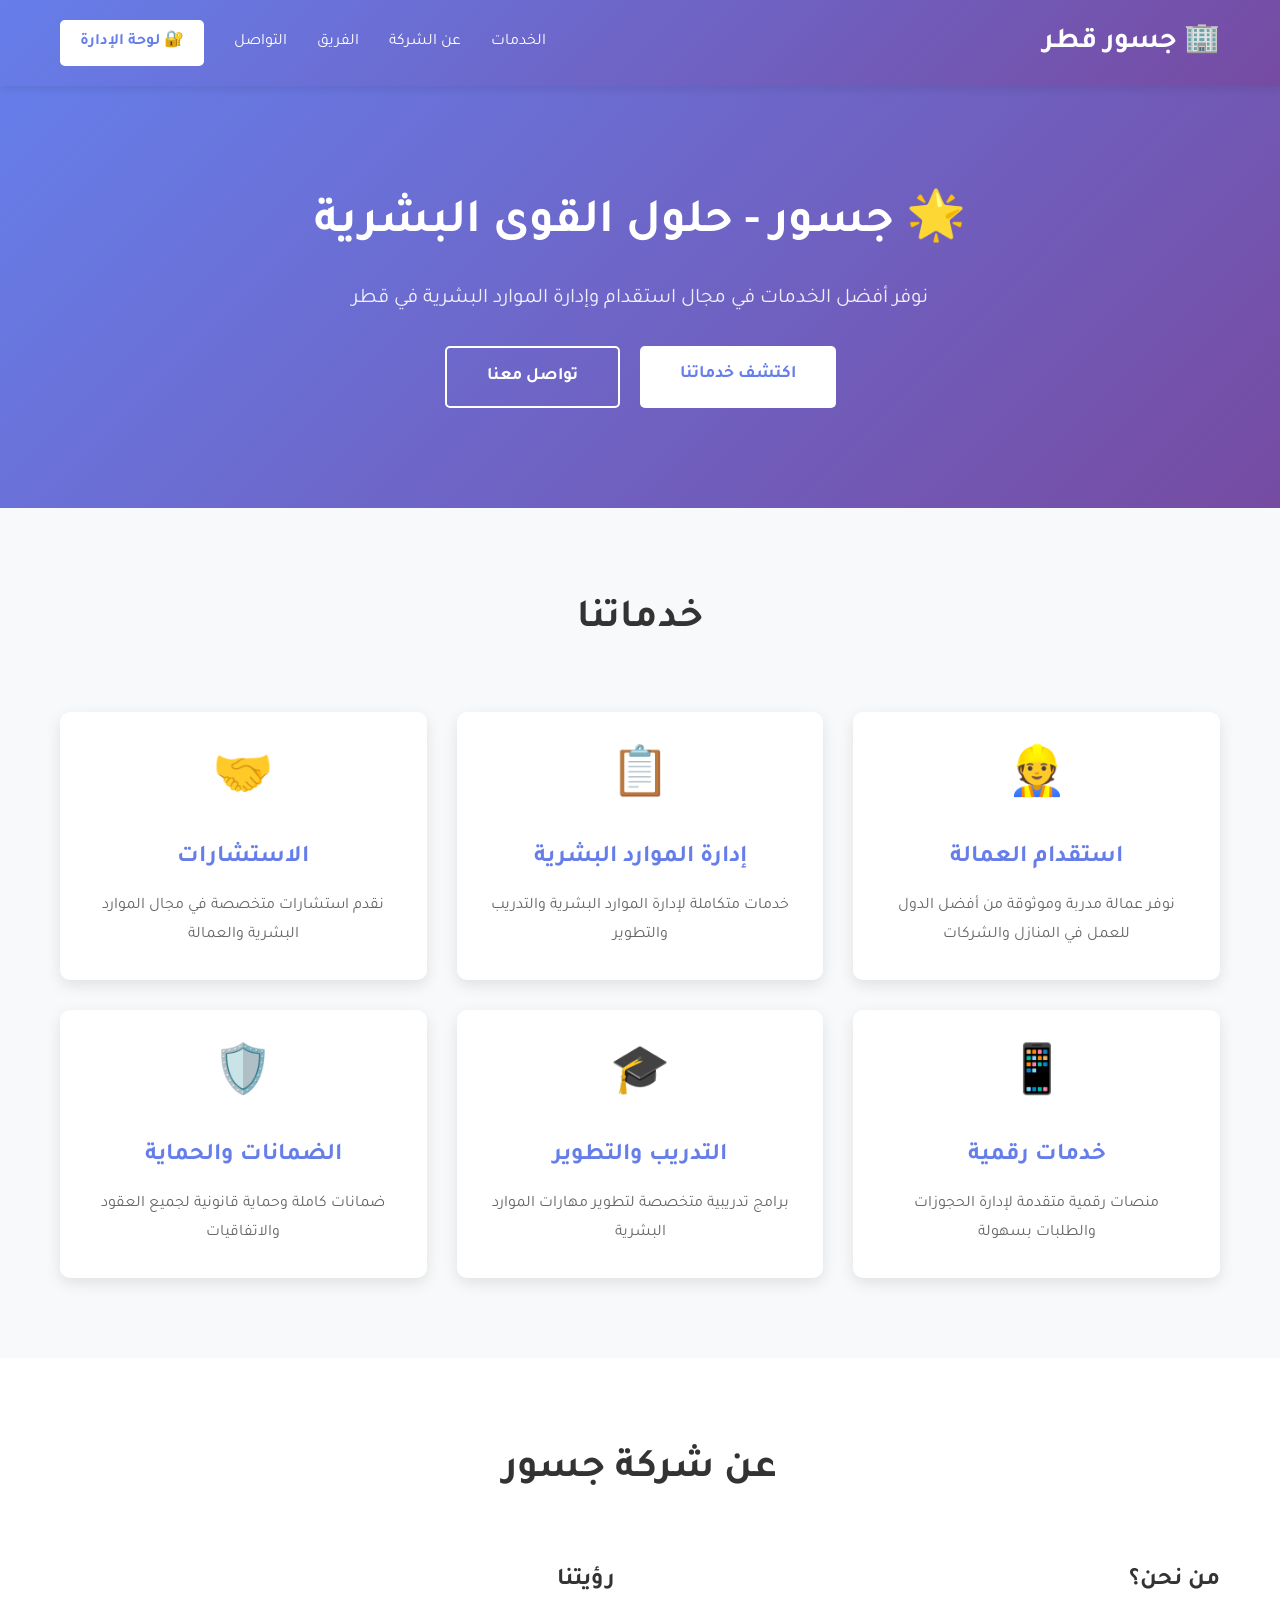
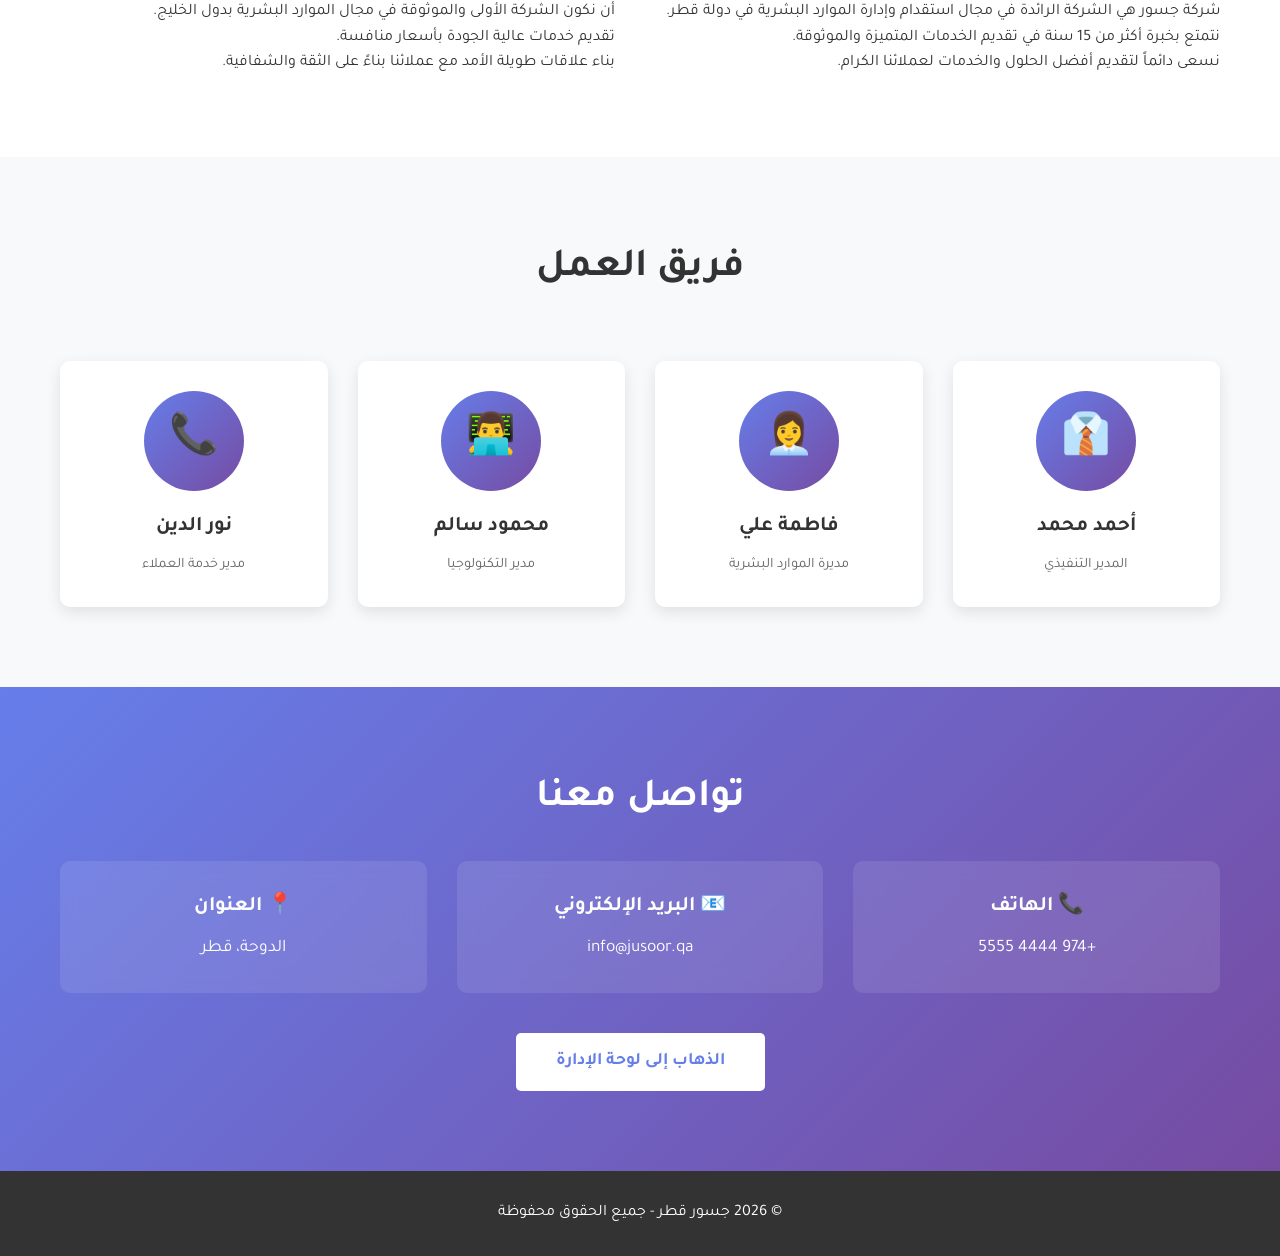
<file: home.html>
<!DOCTYPE html>
<html lang="ar" dir="rtl">
<head>
    <meta charset="UTF-8">
    <meta name="viewport" content="width=device-width, initial-scale=1.0">
    <title>جسور - الشركة القطرية لحلول القوى البشرية</title>
    <link href="https://fonts.googleapis.com/css2?family=Tajawal:wght@400;500;700&display=swap" rel="stylesheet">
    <style>
        * {
            margin: 0;
            padding: 0;
            box-sizing: border-box;
        }

        body {
            font-family: 'Tajawal', sans-serif;
            line-height: 1.6;
            color: #333;
        }

        header {
            background: linear-gradient(135deg, #667eea 0%, #764ba2 100%);
            color: white;
            padding: 20px 0;
            position: sticky;
            top: 0;
            z-index: 100;
            box-shadow: 0 2px 10px rgba(0,0,0,0.1);
        }

        .container {
            max-width: 1200px;
            margin: 0 auto;
            padding: 0 20px;
        }

        .header-content {
            display: flex;
            justify-content: space-between;
            align-items: center;
        }

        .logo {
            font-size: 1.8em;
            font-weight: 700;
            display: flex;
            align-items: center;
            gap: 10px;
        }

        nav {
            display: flex;
            gap: 30px;
            align-items: center;
        }

        nav a {
            color: white;
            text-decoration: none;
            transition: opacity 0.3s;
        }

        nav a:hover {
            opacity: 0.8;
        }

        .admin-btn {
            background: white;
            color: #667eea;
            padding: 10px 20px;
            border-radius: 5px;
            text-decoration: none;
            font-weight: 600;
            transition: all 0.3s;
        }

        .admin-btn:hover {
            transform: translateY(-2px);
            box-shadow: 0 5px 15px rgba(0,0,0,0.2);
        }

        .hero {
            background: linear-gradient(135deg, #667eea 0%, #764ba2 100%);
            color: white;
            padding: 100px 0;
            text-align: center;
        }

        .hero h1 {
            font-size: 3em;
            margin-bottom: 20px;
            animation: slideDown 0.8s ease;
        }

        .hero p {
            font-size: 1.3em;
            margin-bottom: 30px;
            opacity: 0.9;
            animation: slideUp 0.8s ease;
        }

        .cta-buttons {
            display: flex;
            gap: 20px;
            justify-content: center;
            flex-wrap: wrap;
        }

        .btn {
            padding: 15px 40px;
            border: none;
            border-radius: 5px;
            font-size: 1.1em;
            cursor: pointer;
            transition: all 0.3s;
            font-family: 'Tajawal', sans-serif;
            font-weight: 600;
            text-decoration: none;
            display: inline-block;
        }

        .btn-primary {
            background: white;
            color: #667eea;
        }

        .btn-primary:hover {
            transform: translateY(-3px);
            box-shadow: 0 10px 25px rgba(0,0,0,0.2);
        }

        .btn-secondary {
            background: transparent;
            color: white;
            border: 2px solid white;
        }

        .btn-secondary:hover {
            background: white;
            color: #667eea;
        }

        .services {
            padding: 80px 0;
            background: #f8f9fa;
        }

        .section-title {
            text-align: center;
            font-size: 2.5em;
            margin-bottom: 60px;
            color: #333;
        }

        .services-grid {
            display: grid;
            grid-template-columns: repeat(auto-fit, minmax(300px, 1fr));
            gap: 30px;
        }

        .service-card {
            background: white;
            padding: 30px;
            border-radius: 10px;
            box-shadow: 0 5px 15px rgba(0,0,0,0.1);
            transition: all 0.3s;
            text-align: center;
        }

        .service-card:hover {
            transform: translateY(-10px);
            box-shadow: 0 15px 30px rgba(0,0,0,0.2);
        }

        .service-icon {
            font-size: 3em;
            margin-bottom: 20px;
        }

        .service-card h3 {
            font-size: 1.5em;
            margin-bottom: 15px;
            color: #667eea;
        }

        .service-card p {
            color: #666;
            line-height: 1.8;
        }

        .about {
            padding: 80px 0;
            background: white;
        }

        .about-content {
            display: grid;
            grid-template-columns: 1fr 1fr;
            gap: 50px;
            align-items: center;
        }

        .about-text h2 {
            font-size: 2em;
            margin-bottom: 20px;
            color: #333;
        }

        .about-text p {
            margin-bottom: 15px;
            color: #666;
            line-height: 1.8;
        }

        .team {
            padding: 80px 0;
            background: #f8f9fa;
        }

        .team-grid {
            display: grid;
            grid-template-columns: repeat(auto-fit, minmax(250px, 1fr));
            gap: 30px;
        }

        .team-member {
            background: white;
            padding: 30px;
            border-radius: 10px;
            text-align: center;
            box-shadow: 0 5px 15px rgba(0,0,0,0.1);
        }

        .member-avatar {
            width: 100px;
            height: 100px;
            background: linear-gradient(135deg, #667eea 0%, #764ba2 100%);
            border-radius: 50%;
            margin: 0 auto 20px;
            display: flex;
            align-items: center;
            justify-content: center;
            font-size: 2.5em;
            color: white;
        }

        .team-member h3 {
            font-size: 1.3em;
            margin-bottom: 10px;
            color: #333;
        }

        .team-member p {
            color: #666;
            font-size: 0.9em;
        }

        .contact {
            padding: 80px 0;
            background: linear-gradient(135deg, #667eea 0%, #764ba2 100%);
            color: white;
            text-align: center;
        }

        .contact h2 {
            font-size: 2.5em;
            margin-bottom: 30px;
        }

        .contact-info {
            display: grid;
            grid-template-columns: repeat(auto-fit, minmax(250px, 1fr));
            gap: 30px;
            margin-bottom: 40px;
        }

        .contact-item {
            background: rgba(255,255,255,0.1);
            padding: 30px;
            border-radius: 10px;
            backdrop-filter: blur(10px);
        }

        .contact-item h3 {
            font-size: 1.3em;
            margin-bottom: 10px;
        }

        .contact-item p {
            font-size: 1.1em;
        }

        footer {
            background: #333;
            color: white;
            padding: 30px 0;
            text-align: center;
        }

        @keyframes slideDown {
            from {
                opacity: 0;
                transform: translateY(-30px);
            }
            to {
                opacity: 1;
                transform: translateY(0);
            }
        }

        @keyframes slideUp {
            from {
                opacity: 0;
                transform: translateY(30px);
            }
            to {
                opacity: 1;
                transform: translateY(0);
            }
        }

        @media (max-width: 768px) {
            .header-content {
                flex-direction: column;
                gap: 20px;
            }

            nav {
                flex-direction: column;
                gap: 10px;
                text-align: center;
            }

            .hero h1 {
                font-size: 2em;
            }

            .hero p {
                font-size: 1em;
            }

            .about-content {
                grid-template-columns: 1fr;
            }

            .cta-buttons {
                flex-direction: column;
            }

            .btn {
                width: 100%;
            }
        }
    </style>
</head>
<body>
    <!-- Header -->
    <header>
        <div class="container">
            <div class="header-content">
                <div class="logo">
                    🏢 جسور قطر
                </div>
                <nav>
                    <a href="#services">الخدمات</a>
                    <a href="#about">عن الشركة</a>
                    <a href="#team">الفريق</a>
                    <a href="#contact">التواصل</a>
                    <a href="admin.html" class="admin-btn">🔐 لوحة الإدارة</a>
                </nav>
            </div>
        </div>
    </header>

    <!-- Hero Section -->
    <section class="hero">
        <div class="container">
            <h1>🌟 جسور - حلول القوى البشرية</h1>
            <p>نوفر أفضل الخدمات في مجال استقدام وإدارة الموارد البشرية في قطر</p>
            <div class="cta-buttons">
                <a href="#services" class="btn btn-primary">اكتشف خدماتنا</a>
                <a href="#contact" class="btn btn-secondary">تواصل معنا</a>
            </div>
        </div>
    </section>

    <!-- Services Section -->
    <section id="services" class="services">
        <div class="container">
            <h2 class="section-title">خدماتنا</h2>
            <div class="services-grid">
                <div class="service-card">
                    <div class="service-icon">👷</div>
                    <h3>استقدام العمالة</h3>
                    <p>نوفر عمالة مدربة وموثوقة من أفضل الدول للعمل في المنازل والشركات</p>
                </div>
                <div class="service-card">
                    <div class="service-icon">📋</div>
                    <h3>إدارة الموارد البشرية</h3>
                    <p>خدمات متكاملة لإدارة الموارد البشرية والتدريب والتطوير</p>
                </div>
                <div class="service-card">
                    <div class="service-icon">🤝</div>
                    <h3>الاستشارات</h3>
                    <p>نقدم استشارات متخصصة في مجال الموارد البشرية والعمالة</p>
                </div>
                <div class="service-card">
                    <div class="service-icon">📱</div>
                    <h3>خدمات رقمية</h3>
                    <p>منصات رقمية متقدمة لإدارة الحجوزات والطلبات بسهولة</p>
                </div>
                <div class="service-card">
                    <div class="service-icon">🎓</div>
                    <h3>التدريب والتطوير</h3>
                    <p>برامج تدريبية متخصصة لتطوير مهارات الموارد البشرية</p>
                </div>
                <div class="service-card">
                    <div class="service-icon">🛡️</div>
                    <h3>الضمانات والحماية</h3>
                    <p>ضمانات كاملة وحماية قانونية لجميع العقود والاتفاقيات</p>
                </div>
            </div>
        </div>
    </section>

    <!-- About Section -->
    <section id="about" class="about">
        <div class="container">
            <h2 class="section-title">عن شركة جسور</h2>
            <div class="about-content">
                <div>
                    <h2>من نحن؟</h2>
                    <p>شركة جسور هي الشركة الرائدة في مجال استقدام وإدارة الموارد البشرية في دولة قطر.</p>
                    <p>نتمتع بخبرة أكثر من 15 سنة في تقديم الخدمات المتميزة والموثوقة.</p>
                    <p>نسعى دائماً لتقديم أفضل الحلول والخدمات لعملائنا الكرام.</p>
                </div>
                <div>
                    <h2>رؤيتنا</h2>
                    <p>أن نكون الشركة الأولى والموثوقة في مجال الموارد البشرية بدول الخليج.</p>
                    <p>تقديم خدمات عالية الجودة بأسعار منافسة.</p>
                    <p>بناء علاقات طويلة الأمد مع عملائنا بناءً على الثقة والشفافية.</p>
                </div>
            </div>
        </div>
    </section>

    <!-- Team Section -->
    <section id="team" class="team">
        <div class="container">
            <h2 class="section-title">فريق العمل</h2>
            <div class="team-grid">
                <div class="team-member">
                    <div class="member-avatar">👔</div>
                    <h3>أحمد محمد</h3>
                    <p>المدير التنفيذي</p>
                </div>
                <div class="team-member">
                    <div class="member-avatar">👩‍💼</div>
                    <h3>فاطمة علي</h3>
                    <p>مديرة الموارد البشرية</p>
                </div>
                <div class="team-member">
                    <div class="member-avatar">👨‍💻</div>
                    <h3>محمود سالم</h3>
                    <p>مدير التكنولوجيا</p>
                </div>
                <div class="team-member">
                    <div class="member-avatar">📞</div>
                    <h3>نور الدين</h3>
                    <p>مدير خدمة العملاء</p>
                </div>
            </div>
        </div>
    </section>

    <!-- Contact Section -->
    <section id="contact" class="contact">
        <div class="container">
            <h2>تواصل معنا</h2>
            <div class="contact-info">
                <div class="contact-item">
                    <h3>📞 الهاتف</h3>
                    <p>+974 4444 5555</p>
                </div>
                <div class="contact-item">
                    <h3>📧 البريد الإلكتروني</h3>
                    <p>info@jusoor.qa</p>
                </div>
                <div class="contact-item">
                    <h3>📍 العنوان</h3>
                    <p>الدوحة، قطر</p>
                </div>
            </div>
            <a href="admin.html" class="btn btn-primary">الذهاب إلى لوحة الإدارة</a>
        </div>
    </section>

    <!-- Footer -->
    <footer>
        <div class="container">
            <p>&copy; 2026 جسور قطر - جميع الحقوق محفوظة</p>
        </div>
    </footer>
</body>
</html>
</file>
